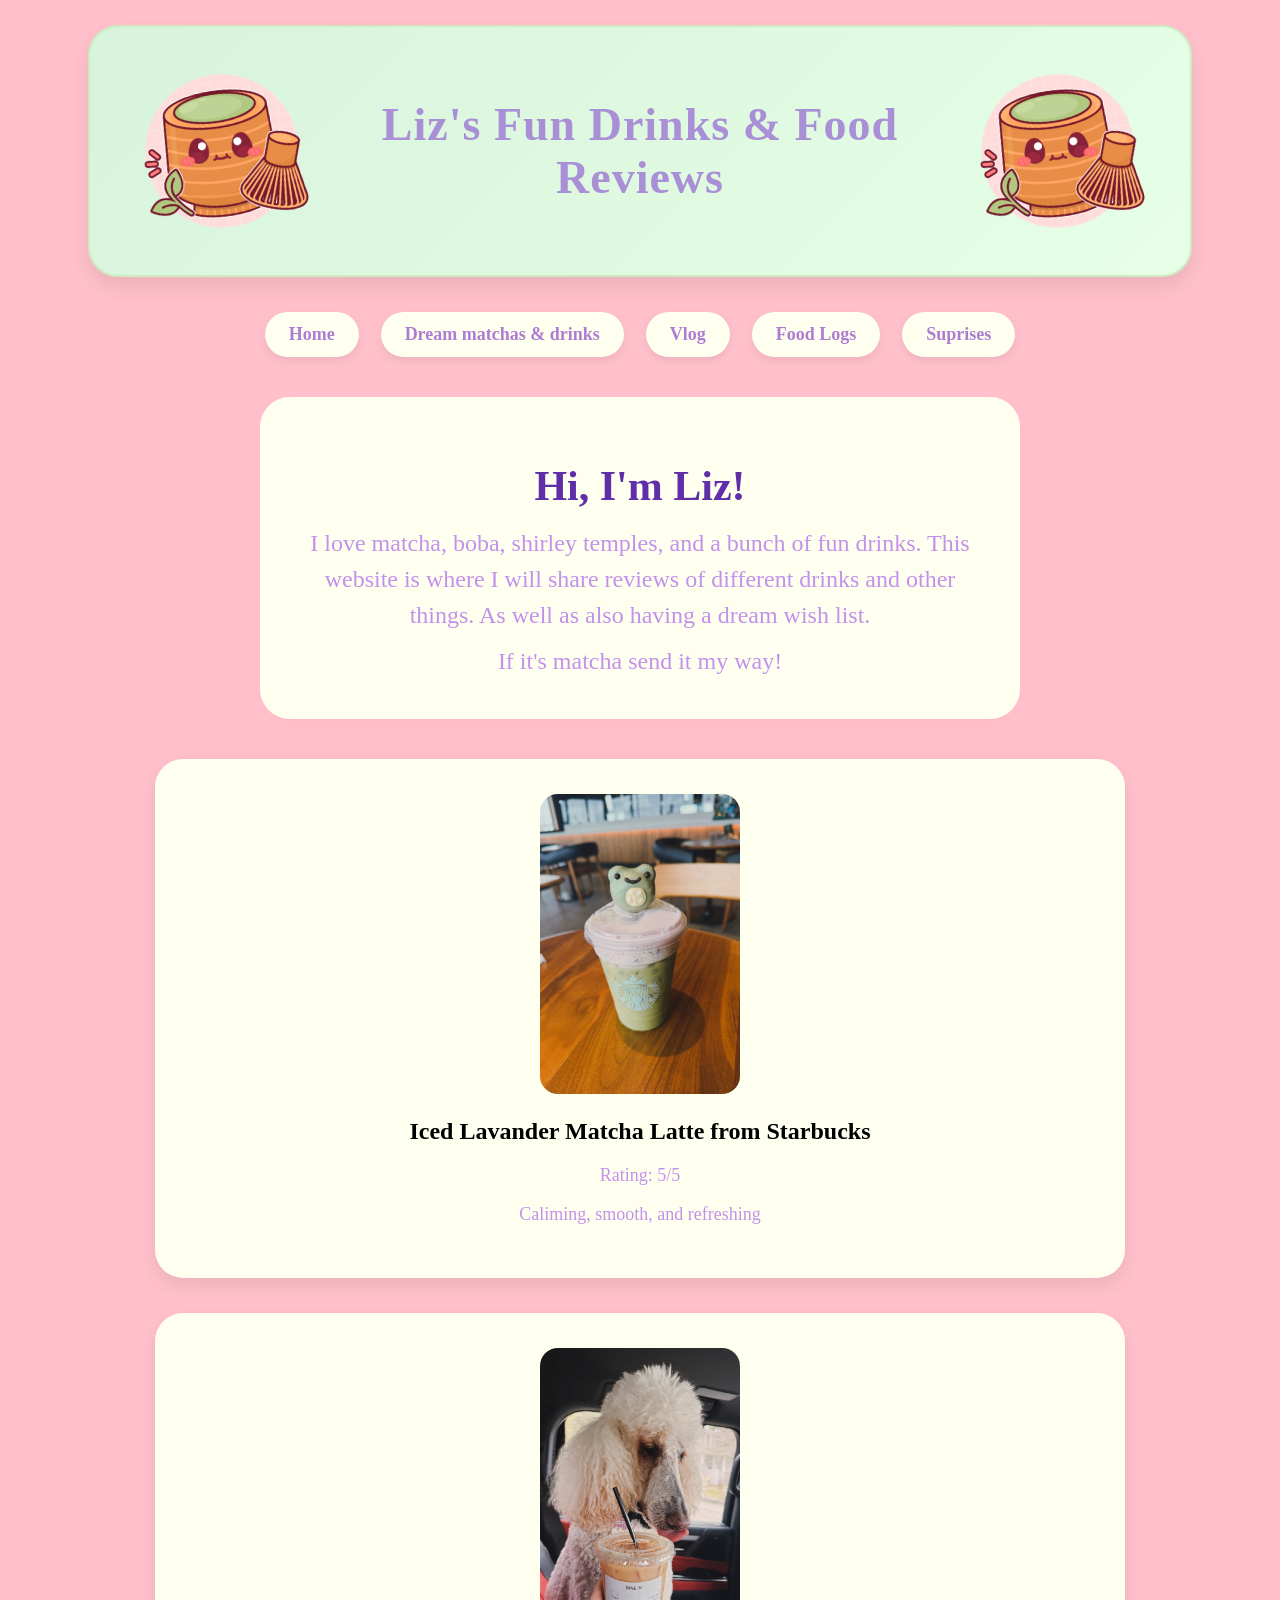
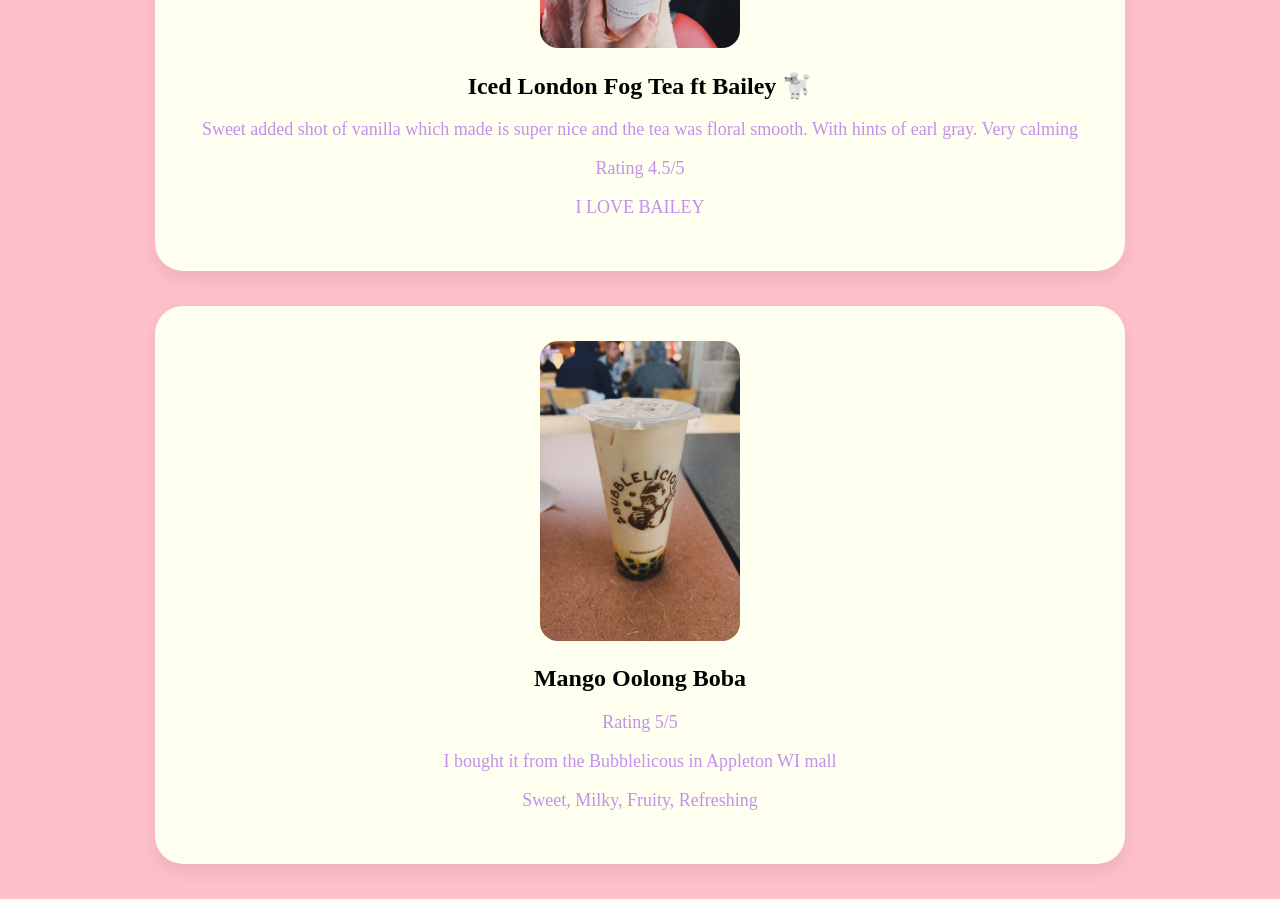
<file: index.html>
<!DOCTYPE html>
<html>
    <head>
        <meta charset="UTF-8">
        <title> Liz's Reviews</title>
        <link rel="stylesheet" href="style.css" />
    </head>
    <body>
        <div class="logo">
        <div class="logo-title">

            <img src="matcha emoji.png" class="logo-icon">

            <h1> Liz's Fun Drinks & Food Reviews</h1>

            <img src="matcha emoji.png" class="logo-icon">

        </div>
   
    </div>
        <nav class="navbar">
            <a href="=index.html" class="nav-button">Home </a>
            <a href="dream.html" class= "nav-button"> Dream matchas & drinks </a>
            <a href="vlogs.html" class="nav-button"> Vlog </a>
            <a href="food.html" class="nav-button">Food Logs</a>
            <a href="suprise.html" class="nav-button"> Suprises </a>
        </nav>
        

         <section class="intro">
            <h2> Hi, I'm Liz! </h2>
            <p> I love matcha, boba, shirley temples, and a bunch of fun drinks.
                This website is where I will share reviews of different drinks and other things.
                As well as also having a dream wish list.
            </p>
            <p>
                If it's matcha send it my way!
            </p>
         </section>

        
        


         <div class="review">
             <img src= "Iced Lavander latte .JPEG">
        <h2> Iced Lavander Matcha Latte from Starbucks </h2>
        <p> Rating: 5/5 </p>
        <p> Caliming, smooth, and refreshing </p> 
         </div>

        <div class="review">
            <img src="Bailey.JPEG">
            <h2> Iced London Fog Tea ft Bailey &#128041; </h2>
            <p> Sweet added shot of vanilla which made is super nice and the tea was floral smooth. With hints of earl gray. Very calming </p>
            <p> Rating 4.5/5 </p>
            <p> I LOVE BAILEY </p>
        </div>

        <div class="review"> 
            <img src="mango oolong boba.JPEG">
            <h2> Mango Oolong Boba</h2>
            <p> Rating 5/5</p>
            <p> I bought it from the Bubblelicous in Appleton WI mall </p>
            <p> Sweet, Milky, Fruity, Refreshing </p>
        </div> 
        

    
          
    
         </div>
    </body>
</html>
</file>
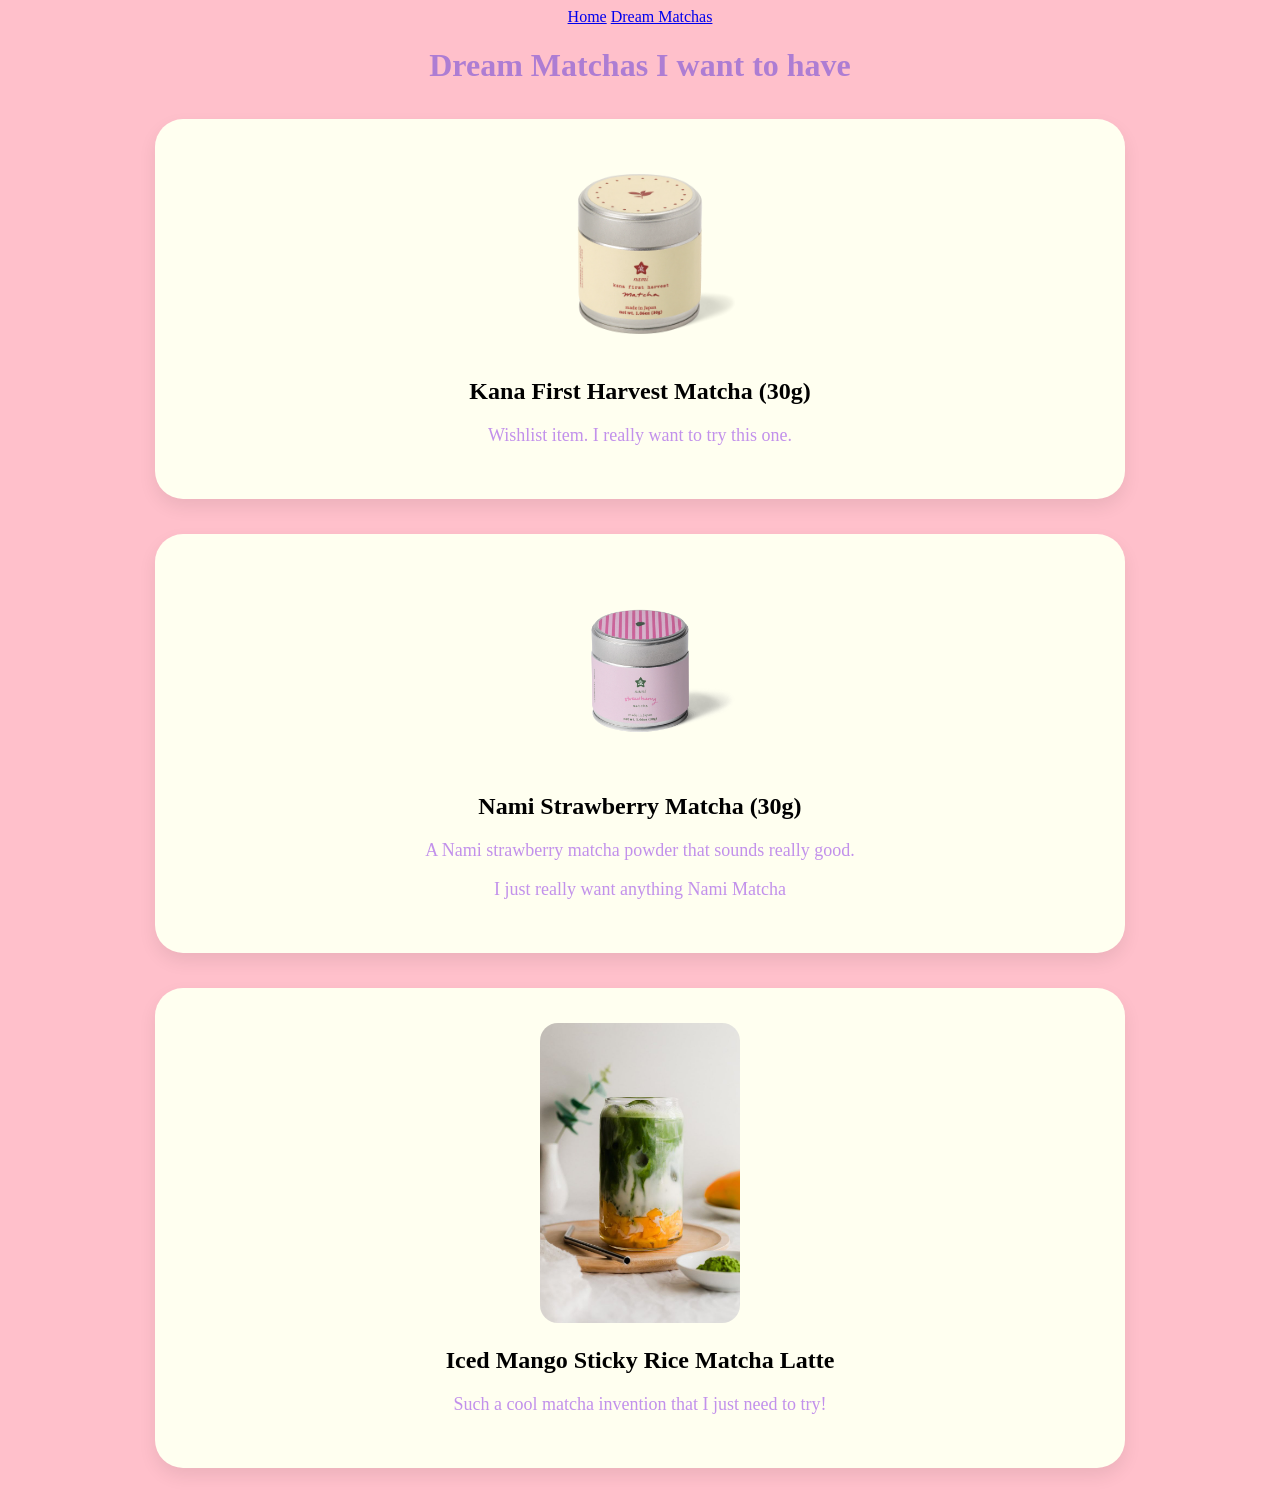
<file: dream.html>
<!DOCTYPE html>
<html>
    <head>
        <title> Dream Matchas I want to have </title>
        <link rel="stylesheet" href="style.css">
    </head>

    <body>
        <nav>
            <a href="index.html">Home</a>
            <a href="dream.html"> Dream Matchas </a>
        </nav>

        <h1> Dream Matchas I want to have </h1>

        <div class="review">
            <img src="Nami.png copy.png">
            <h2> Kana First Harvest Matcha (30g) </h2>
            <p> Wishlist item. I really want to try this one. </p>
        </div>
        
            <div class="review">
                <img src="tin_shadow.png">
                <h2> Nami Strawberry Matcha (30g) </h2>
                <p> A Nami strawberry matcha powder that sounds really good.</p>
                <p> I just really want anything Nami Matcha</p>
            </div>
            
            <div class="review">
                <img src="Mango Matcha Latte | Sift & Simmer.jpg">
                <h2> Iced Mango Sticky Rice Matcha Latte </h2>
                <p> Such a cool matcha invention that I just need to try! </p>
            </div>

           

    </body>
</html>
</file>
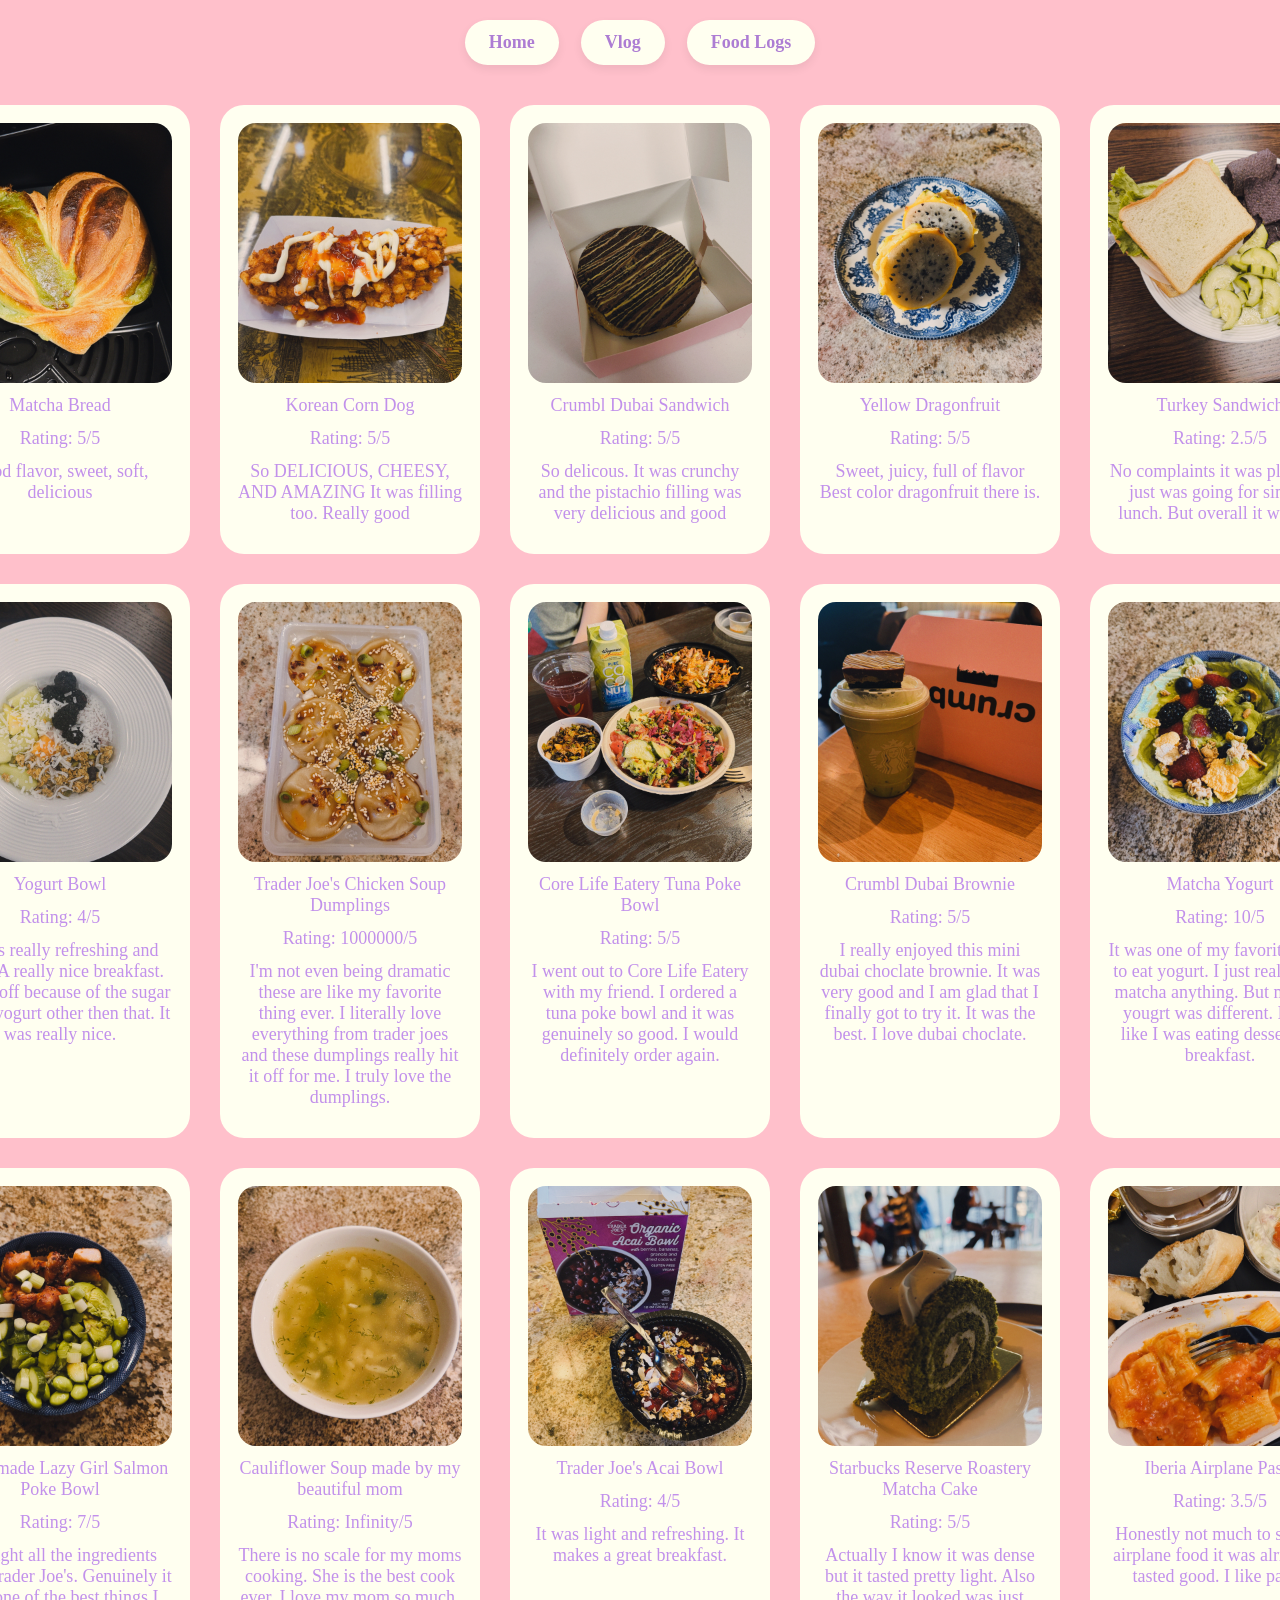
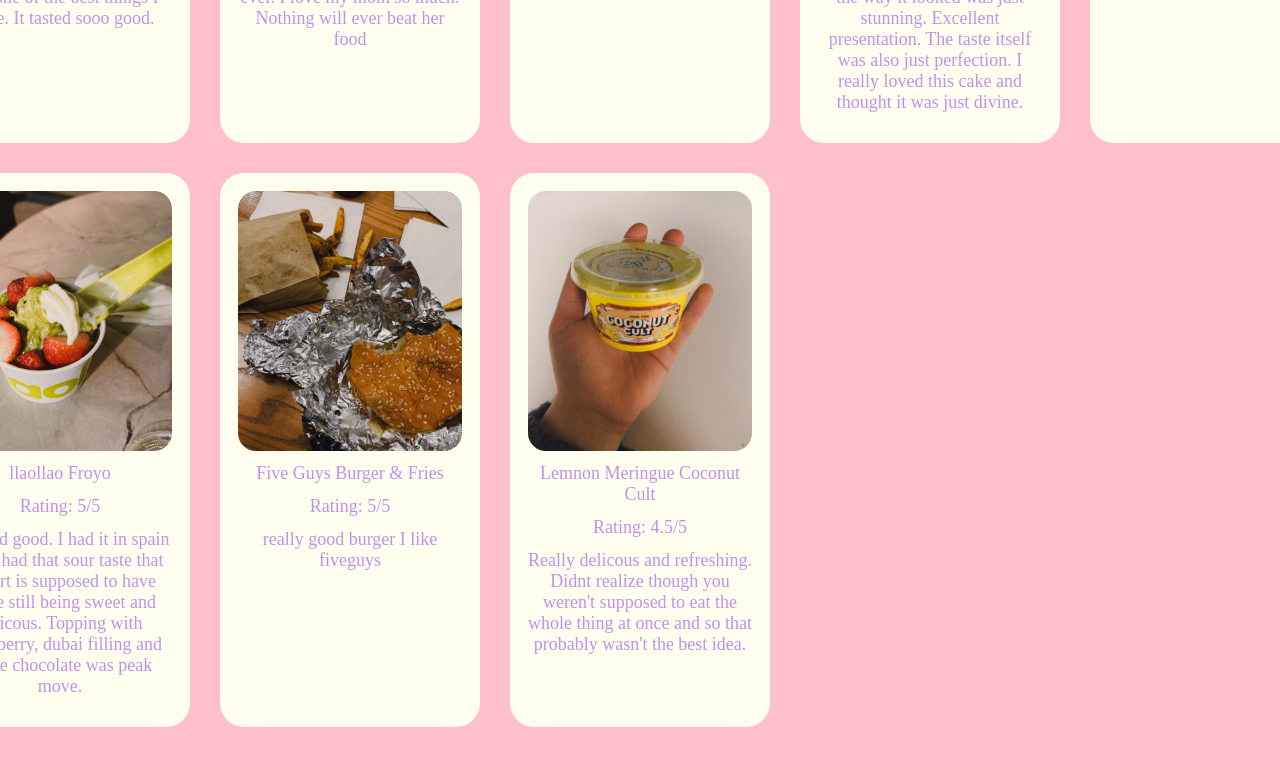
<file: food.html>
<!DOCTYPE html>
<html lang="en">
    <head>
        <meta charset="UTF-8" />
        <meta name="viewport" content="width=device-width,  initial scale=1.0"  />
        <title> Food Logs </title>
        <link rel="stylesheet" href="style.css"  />
    </head>
    <body>

        <nav class="navbar">
            <a href="index.html" class="nav-button"> Home</a>
            <a href="vlogs.html"  class="nav-button">Vlog</a>
            <a href="food.html"  class="nav-button"> Food Logs </a>
        </nav>

        <div class="posts">
            
            <div class="post">
            <img src="matcha bread.JPEG" alt="Food Logs">
            <p> Matcha Bread </p>
            <p> Rating: 5/5 </p>
            <p> Good flavor, sweet, soft, delicious </p>
        </div>

            <div class="post">
            <img src="Korean Corn Dog.JPEG" alt="Food Logs">
            <p> Korean Corn Dog </p>
            <p> Rating: 5/5 </p>
            <p> So DELICIOUS, CHEESY, AND AMAZING
                It was filling too. Really good </p>
        </div> 

        <div class="post"> 
            <img src="dubai sandwich .JPEG">
            <p> Crumbl Dubai Sandwich </p>
            <p> Rating: 5/5 </p>
            <p> So delicous. It was crunchy and the pistachio
                filling was very delicious and good </p>
        </div>

        <div class="post">
            <img src="Yellow Dragonfruit.JPEG">
            <p> Yellow Dragonfruit</p>
            <p> Rating: 5/5 </p>
            <p> Sweet, juicy, full of flavor
                Best color dragonfruit there is. </p>
        </div>

        <div class="post">
            <img src="Turkey Sandwich .JPEG">
            <P> Turkey Sandwich </P>
            <p> Rating: 2.5/5 </p>
            <p> No complaints it was plain but just was going for 
                simple lunch. But overall it was alr. </p>
        </div>
        
        <div class="post">
            <img src="Yogurt Bowl .JPEG">
            <p> Yogurt Bowl </p>
            <p> Rating: 4/5 </p>
            <p> It was really refreshing and light. A really nice breakfast.
                Points off because of the sugar in the yogurt other then that. 
                It was really nice. </p>

        </div>

        <div class="post"> 
            <img src="Soup dumplings .JPEG">
            <p> Trader Joe's Chicken Soup Dumplings </p>
            <p> Rating: 1000000/5 </p>
            <p> I'm not even being dramatic these are like my favorite thing ever.
                I literally love everything from trader joes and these dumplings 
                really hit it off for me. I truly love the dumplings.
            </p>

        </div>

        <div class="post">
            <img src="Core Life poke bowl .JPEG">
            <p> Core Life Eatery Tuna Poke Bowl </p>
            <p> Rating: 5/5</p>
            <p> I went out to Core Life Eatery with my friend. I ordered a 
                tuna poke bowl and it was genuinely so good. I would definitely 
                order again.   </p>
        </div>

        <div class="post">
            <img src="Dubai Brownie.JPEG">
            <p> Crumbl Dubai Brownie </p>
            <p> Rating: 5/5 </p>
            <p> I really enjoyed this mini dubai choclate brownie. 
                It was very good and I am glad that I finally got to try it.
                It was the best. I love dubai choclate.
            </p>
        </div>

        <div class="post">
            <img src="Matcha yogurt.JPEG">
            <p> Matcha Yogurt </p>
            <p> Rating: 10/5 </p>
            <p> It was one of my favorite ways to eat yogurt.
                I just really like matcha anything. But matcha yougrt was different.
                It felt like I was eating dessert for breakfast.
            </p>
        </div>

        <div class="post">
            <img src="Homemade poke .JPEG">
            <p> Homemade Lazy Girl Salmon Poke Bowl </p>
            <p> Rating: 7/5 </p>
            <p> I bought all the ingredients from Trader Joe's. 
                Genuinely it was one of the best things I made. 
                It tasted sooo good. 
            </p>
           
        </div>

        <div class="post">
            <img src="Cauliflour .JPEG">
            <p> Cauliflower Soup 
                made by my beautiful
                mom </p>
            <p> Rating: Infinity/5 </p>
            <p> There is no scale for my moms cooking. 
                She is the best cook ever.
                I love my mom so much. 
                Nothing will ever beat her food
            </p>
        </div>

        <div class="post">
            <img src="acai.JPEG">
            <p> Trader Joe's Acai Bowl </p>
            <p> Rating: 4/5</p>
            <p> It was light and refreshing. It makes a great breakfast. </p>
        </div>

        <div class="post">
            <img src="cake.JPEG">
            <p> Starbucks Reserve Roastery Matcha Cake </p>
            <p> Rating: 5/5 </p>
            <p> Actually I know it was dense but it tasted pretty light.
                Also the way it looked was just stunning. Excellent presentation.
                The taste itself was also just perfection. 
                I really loved this cake and thought it was just divine.
            </p>

        </div>

        <div class="post">
            <img src="airplane pasta.JPEG">
            <p> Iberia Airplane Pasta </p>
            <p> Rating: 3.5/5 </p>
            <p> Honestly not much to say
                for airplane food it was alright.
                It tasted good. I like pasta.
            </p>
        </div>
        
        <div class="post">
            <img src="froyo.JPEG">
            <p> llaollao Froyo</p>
            <p> Rating: 5/5 </p>
            <p> It tasted good. I had it in spain and it had that sour taste 
                that yogurt is supposed to have while still being sweet and delicous.
                Topping with strawberry, dubai filling and white chocolate was peak move.
            </p>

        </div>

        <div class="post">
            <img src="five guys.JPEG">
            <p> Five Guys Burger & Fries </p>
            <p> Rating: 5/5 </p>
            <p> really good burger I like fiveguys </p>
        </div>
        
        <div class="post">
            <img src="Coconut cult.JPEG">
            <p> Lemnon Meringue Coconut Cult </p>
            <p> Rating: 4.5/5 </p>
            <p> Really delicous and refreshing. Didnt realize though you weren't 
                supposed to eat the whole thing at once and so that probably wasn't
                the best idea.
            </p>

        </div>


        
    </div>


    </body>
</html>
</file>
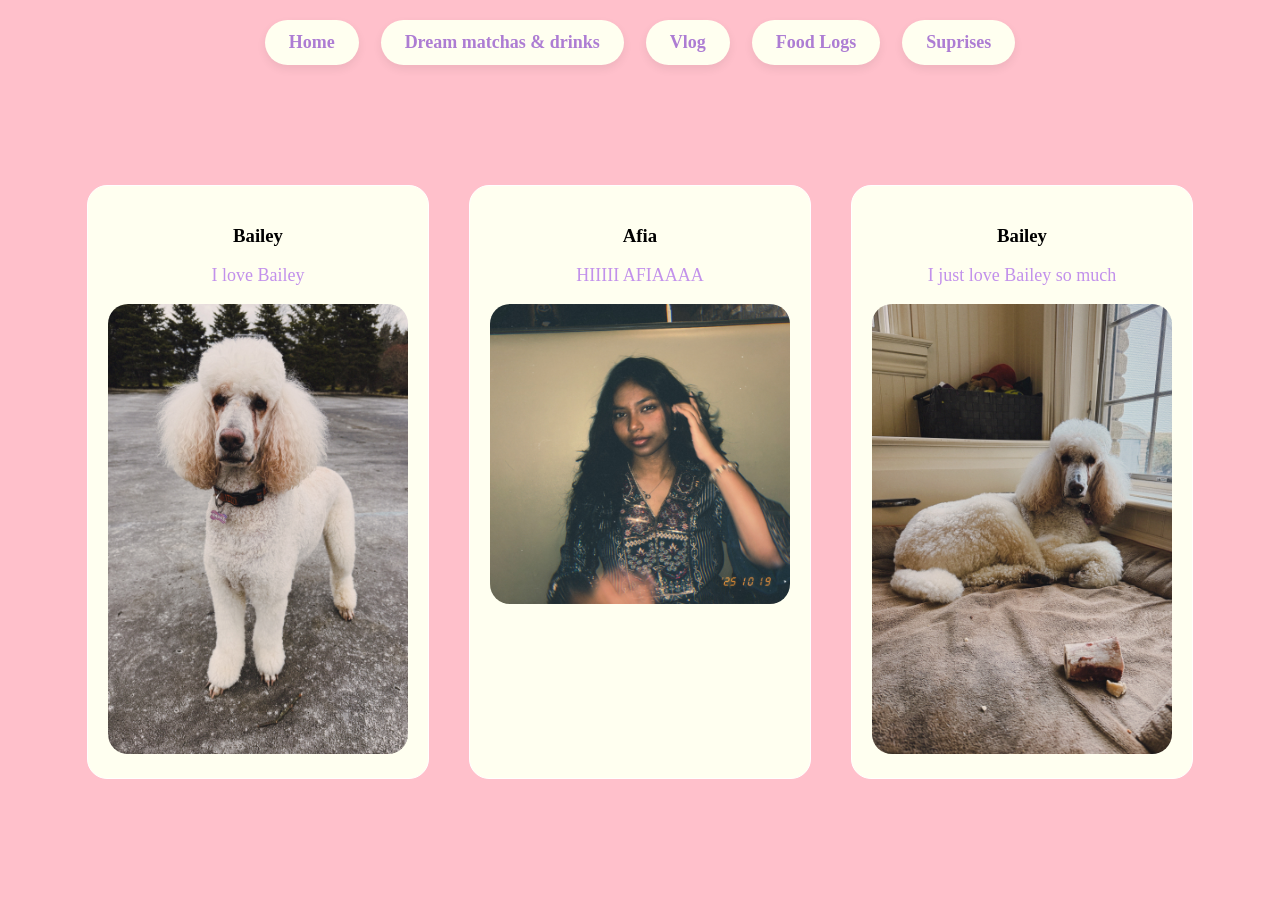
<file: suprise.html>
<!DOCTYPE html>
<html lang="en">
    <head>
        <meta charset="UTF-8">
        <title> Suprises </title>
        <link rel="stylesheet" href="style.css">
    </head> 
    <body>

        <nav class="navbar">
            <a href="index.html" class="nav-button"> Home </a>
            <a href="dream.html" class="nav-button"> Dream matchas & drinks </a>
            <a href="vlogs.html" class="nav-button"> Vlog </a>
            <a href="food.html" class="nav-button"> Food Logs</a>
            <a href="suprise.html" class="nav-button"> Suprises </a>
        </nav>

       <div style="
       display: flex;
       justify-content: center;
       gap: 40px;
       margin-top: 120px;
       flex-wrap: wrap;
       ">
       
       <div style="
       text-align: center;
       border: 1.5px solid #ffffff;
       border-radius: 20px;
       padding: 20px;
       width: 300px;
       background-color: ivory;
       ">
       <h3> Bailey </h3>
       <p> I love Bailey </p>
       <img src="Bailey 1.JPEG" style="width: 100%; border-radius: 20px;">
    </div>

    <div style="
    text-align: center;
    border: 1.5px solid #ffffff;
    border-radius: 20px;
    padding: 20px;
    width: 300px;
    background-color: ivory;
    ">
    <h3> Afia </h3>
    <p> HIIIII AFIAAAA</p>
    <img src="afia.JPG" style="width: 100%; border-radius: 20px;">
</div>

    <div style="
    text-align: center;
    border: 1.5px solid #ffffff;
    border-radius: 20px;
    padding: 20px;
    width: 300px;
    background-color: ivory;
    ">
    <h3> Bailey </h3>
    <p> I just love Bailey so much </p>
    <img src="Bailey 2.JPEG" style="width: 100%; border-radius: 20px;">
</div> 

 
       </div>
    </body>
</html>
</file>
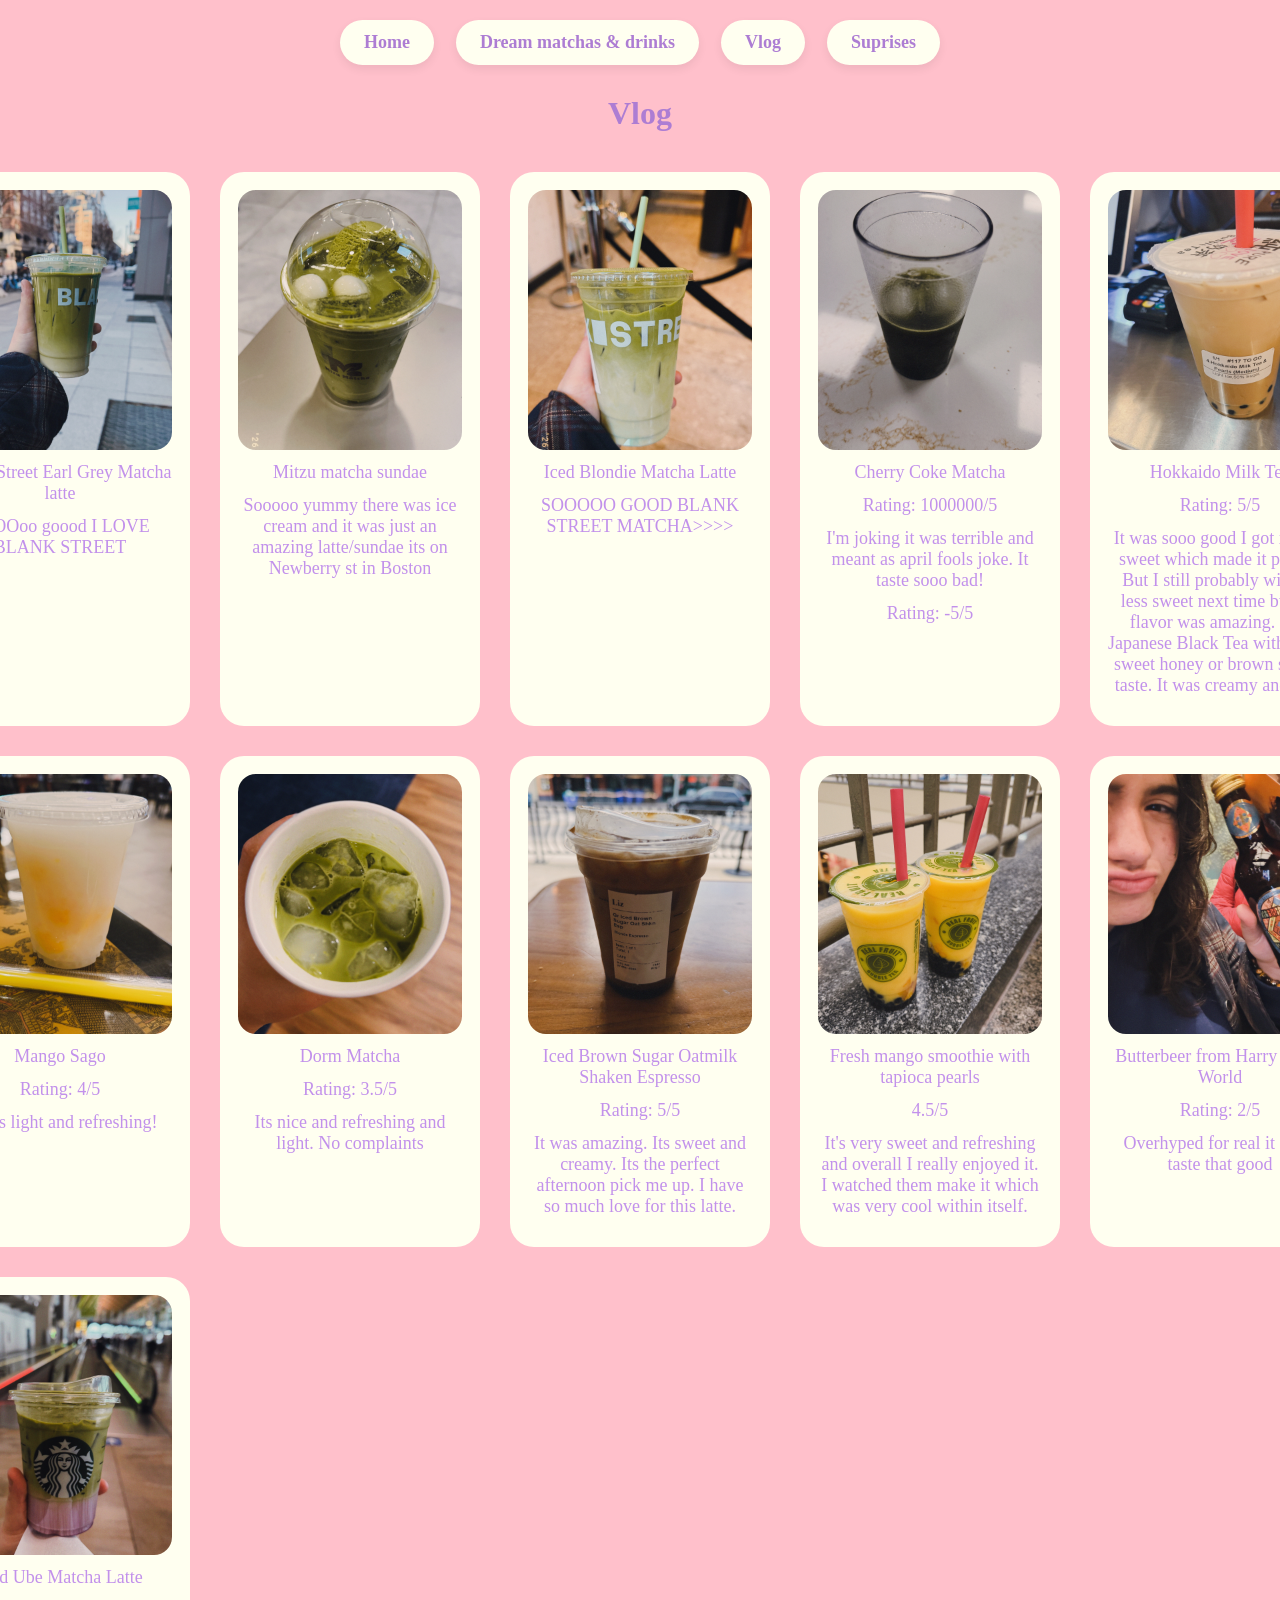
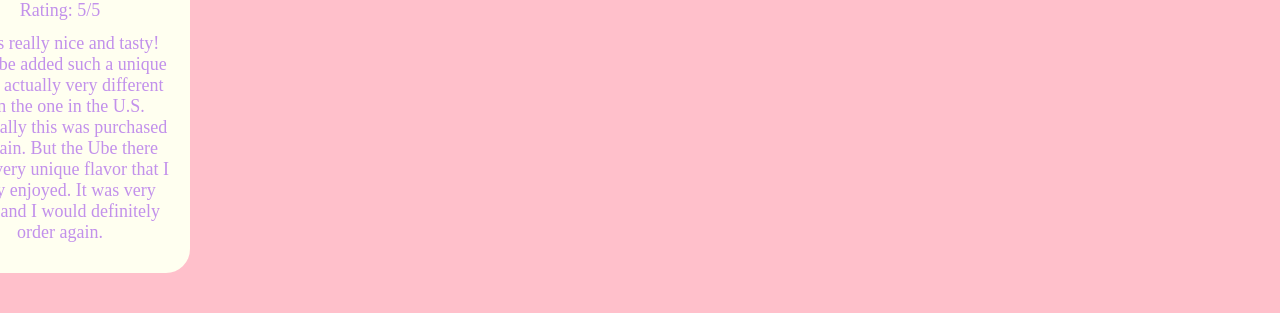
<file: vlogs.html>
<Doctype html>
    <html>
        <head>
            <title> Vlog </title>
            <link rel="stylesheet" href="style.css">
        </head>
        <body>


            <nav class="navbar">
                <a href="index.html" class="nav-button"> Home </a>
                <a href="dream.html" class="nav-button"> Dream matchas & drinks </a>
                <a href="vlogs.html" class="nav-button"> Vlog </a>
                <a href="suprise.html" class="nav-button"> Suprises</a>
              </nav>

              <h1> Vlog </h1>

            
                <div class="vlog posts">
                <div class="vlog-post">
                    <img src="blank street earl gray.JPEG">
                    <p> Blank Street Earl Grey Matcha latte </p>
                    <p> SOOOoo goood I LOVE BLANK STREET </p>
                 </div>

                 <div class="vlog-post">
                    <img src="mitzu matcha sundae.JPEG">
                    <p> Mitzu matcha sundae </p>
                    <p> Sooooo yummy there was ice cream and it was just an amazing 
                        latte/sundae its on Newberry st in Boston</p>
                 </div>
                 
                 <div class=vlog-post>
                    <img src="blondie.JPEG">
                    <p> Iced Blondie Matcha Latte</p>
                    <p> SOOOOO GOOD BLANK STREET MATCHA>>>></p>
                 </div>

                  <div class="vlog-post">
            <img src="cherry matcha.JPEG">
            <p> Cherry Coke Matcha</p>
            <p> Rating: 1000000/5 </p>
            <p> I'm joking it was terrible and meant as april fools joke. It taste sooo bad!</p>
            <p> Rating: -5/5</p>
                  </div>

            <div class="vlog-post">
                <img src="Hokkaido Milk tea .JPEG">
                <p> Hokkaido Milk Tea </p>
                <p> Rating: 5/5 </p>
                <p> It was sooo good I got it 50% sweet which made it perfect 
                    But I still probably will get less sweet next time but the flavor was amazing.
                    Its a Japanese Black Tea with a nice sweet honey or brown suggar taste.
                    It was creamy and rich. </p>
            </div>

            <div class="vlog-post">
                <img src="mango sago .JPEG">
                <p> Mango Sago</p>
                <p> Rating: 4/5 </p>
                <p> It was light and refreshing! </p>
            </div>

            <div class="vlog-post">
                <img src="Dorm matcha.JPEG">
                <p> Dorm Matcha </p>
                <p> Rating: 3.5/5 </p>
                <p> Its nice and refreshing and light. No complaints </p>
            </div>

            <div class="vlog-post">
                <img src="Iced Br.JPEG">
                <p> Iced Brown Sugar Oatmilk Shaken Espresso</p>
                <p> Rating: 5/5 </p>
                <p> It was amazing. Its sweet and creamy.
                    Its the perfect afternoon pick me up.
                    I have so much love for this latte.
                </p>
            </div>

            <div class="vlog-post">
                <img src="Boba.JPEG">
                <p> Fresh mango smoothie with tapioca pearls </p>
                <p> 4.5/5 </p>
                <p> It's very sweet and refreshing and overall
                    I really enjoyed it. I watched them make it 
                    which was very cool within itself.
                </p>
            </div>

            <div class="vlog-post">
                <img src="Butterbeer.JPEG">
                <p> Butterbeer from Harry Potter World </p>
                <p> Rating: 2/5 </p>
                <p> Overhyped for real it didnt taste that good</p>
            </div>
            
            <div class="vlog-post">
                <img src="Iced Ube Matcha .JPEG">
                <p> Iced Ube Matcha Latte </p>
                <p> Rating: 5/5</p>
                <p> It was really nice and tasty! The Ube added such a unique flavor actually very 
                    different then the one in the U.S. Originally this was purchased in Spain. 
                    But the Ube there had a very unique flavor that I really enjoyed. 
                    It was very good and I would definitely order again. </p>
            </div>

            
              </div>
        </body>
        </html>
    </div>

    </html>
</Doctype>
</file>
<file: style.css>
body{
    background-color: pink;
    font-family: 'Franklin Gothic Medium';
    text-align: center;
}
h1{
    color: rgb(173, 125, 211);
}
p{
    color: rgb(194, 145, 235);
    font-size: 18px;
}
img{
    width: 200px;
    border-radius: 18px;
}
.review {
    margin: 20px;
}

.review{
    background-color: ivory;
    width: 72%;
    margin: 35px auto;
    padding: 35px 30px ;
    border-radius: 28px;
    box-shadow: 0 8px 18px rgba(0,0,0,0.08);
}

.navbar{
    display: flex;
    justify-content: center;
    align-items: center;
    gap: 22px;
    margin: 20px 0 30px 0;
}

.nav-button {
    background-color: ivory;
    color: rgb(173, 125, 211);
    text-decoration: none;
    padding: 12px 24px;
    border-radius: 999px;
    font-weight: bold;
    font-size: 18px;
    display: inline-block;
    box-shadow: 0 4px 10px rgba(0,0,0,0.07);
    transition: all 0.2s ease;   
}

.nav-button:hover {
    background-color: rgb(173, 125, 211);
    color: ivory;
}
.nav-button{
    transition: all 0.2s ease;
}
.nav-button:hover {
    background-color: rgb(173, 125, 211);
    color: ivory;
    transform: translateY(-2px);
}

.logo {
    background: linear-gradient(135deg, #d8f3dc, #e6ffe6);

    border: 2px solid #cdeac0;
    border-radius: 30px;

    padding: 24px 32px;
    margin: 25px auto 35px auto;
    width: 82%;

    box-shadow: 0 10px 20px rgba(0,0,0,0.08);
}
  

.logo-title {
    display: flex;
    justify-content: center;
    align-items: center;
    gap: 18px;
}

.logo h1 {
    color: #a98fd6;
    font-size: 46px;
    font-weight: 600;
    letter-spacing: 1px;
    margin: 0;
}

.logo-icon {
    width: 52
    x;
    height: auto;
    transform: rotate(-8deg);
}
.logo {
    position: relative;
}
logo::after {
    content: "";
    position: absolute;
    bottom: -8px;
    left: 10%;
    width: 80%;
    height: 10px;
    background: radial-gradient(circle, #b7e4c7 2px, transparent 2px);
    background-size: 12px 12px;
}

.intro {
    text-align: center;
    max-width: 700px;
    margin: 30px auto 20px auto;
    padding: 10px 20px;
    color: #7c4cc9;
}

.intro h2 {
    font-size: 42px;
    margin-bottom: 15px;
    color: #5f2ea8;
}

.intro p {
    font-size: 24px;
    line-height: 1.5;
    margin: 10px 0;
}

.home-links {
    display: flex;
    justify-content: center;
    gap: 20px;
    margin: 25px 0 40px 0;
}

.intro {
   background-color: ivory;
    width: 60%;
    margin: 40px auto;
    padding: 30px;
    border-radius: 30px;
    box-shadow: 0 6px 15px rgba(0,0,0,0.01);
    text-align: center;
}


.posts {
    display: grid;
    grid-template-columns: repeat(5, minmax(260px, 260px)) ;
    justify-content: center;
    margin: 40px auto;
    gap: 30px;
}

.post {
    background: ivory;
    padding: 18px;
    border-radius: 24px;
    width: 100%;
    text-align: center;
    box-sizing: border-box;
   
}

.post img {
    width: 100%;
    height: 260px;
    object-fit: cover;
    border-radius: 18px;
    display: block;
}

.post p  {
    margin: 12px 0;
}

.vlog-post  {
    background: ivory;
    padding: 18px;
    border-radius: 24px;
    width: 100%;
    text-align: center;
    box-sizing: border-box;

}

.vlog-post img {
    width: 100%;
    height: 260px;
    object-fit: cover;
    background: ivory;
    border-radius: 18px;
    display: block;
}

.vlog-post p {
    margin: 12px 0;
}

.vlog-posts {
    display: grid;
    grid-template-columns: repeat(4, minmac(220px, 220px));
    justify-content: center;
    margin: 40px auto;
    gap: 30px;
}
</file>
